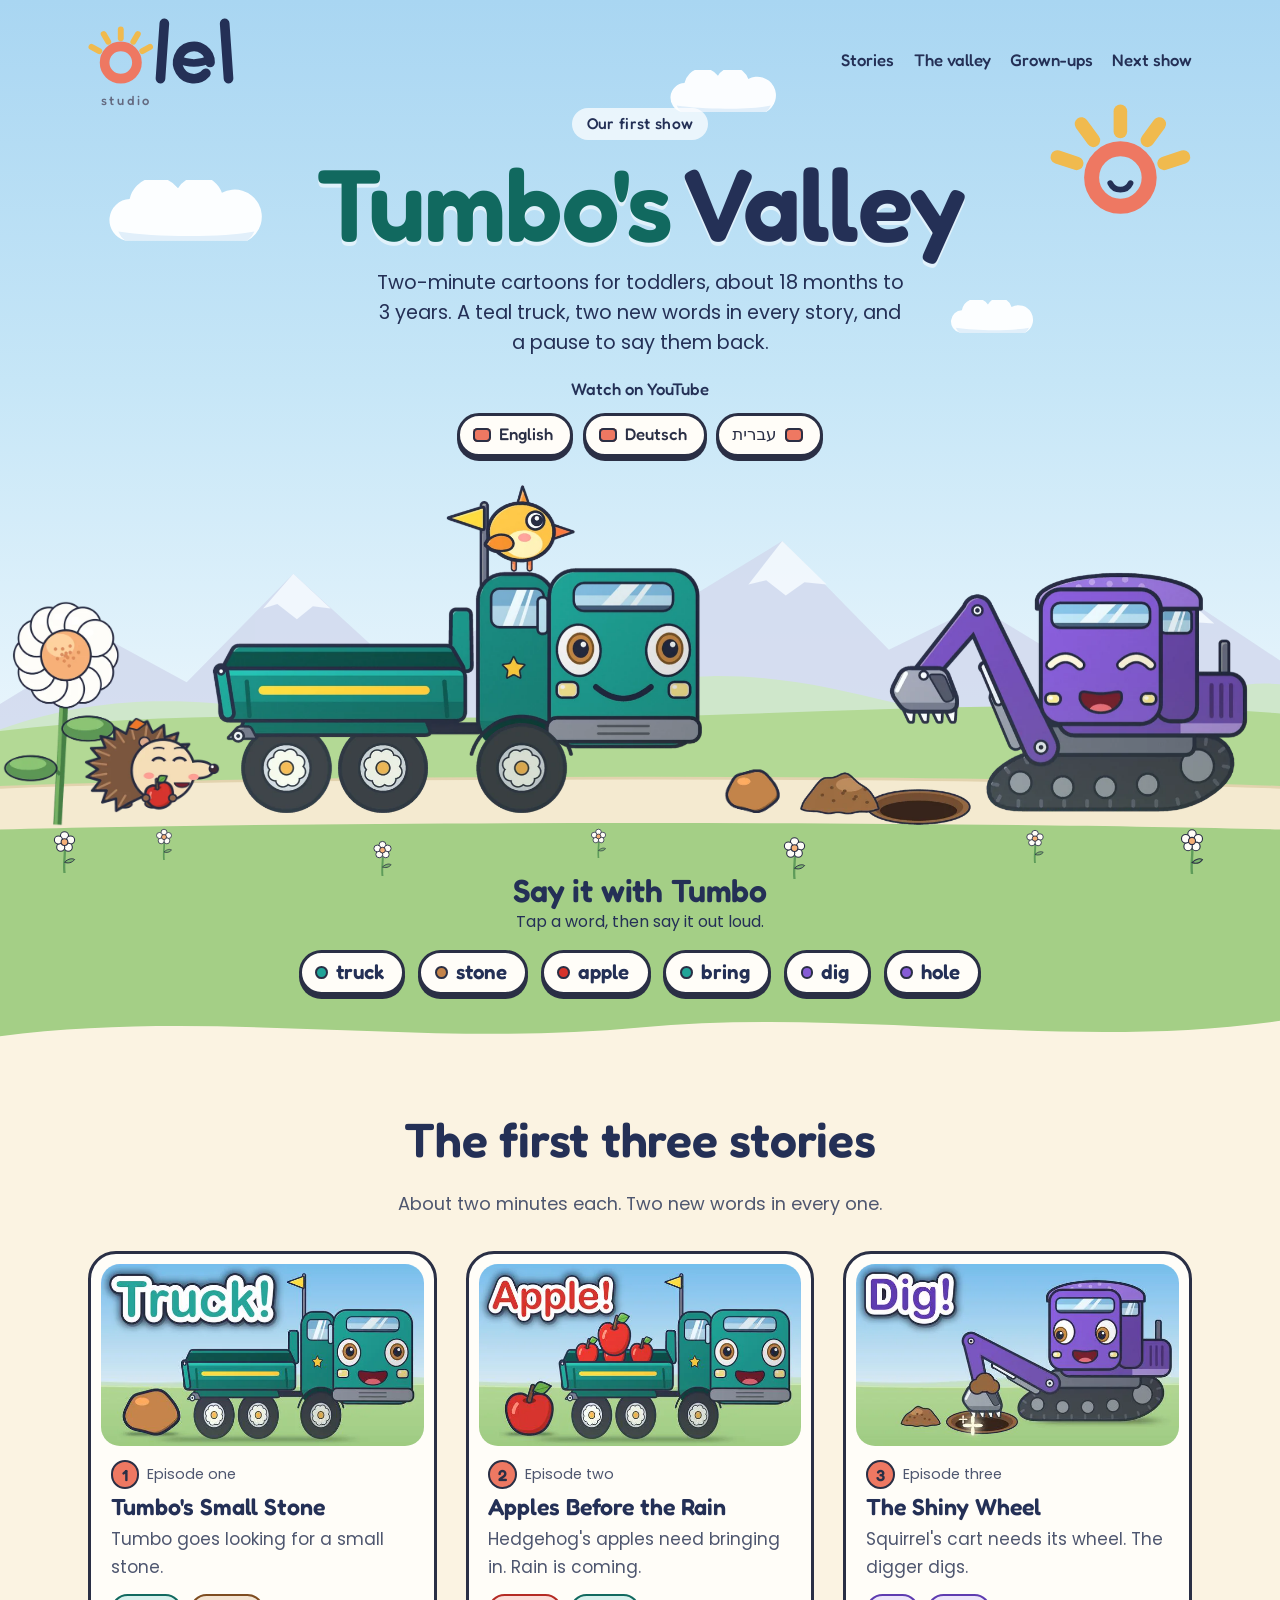
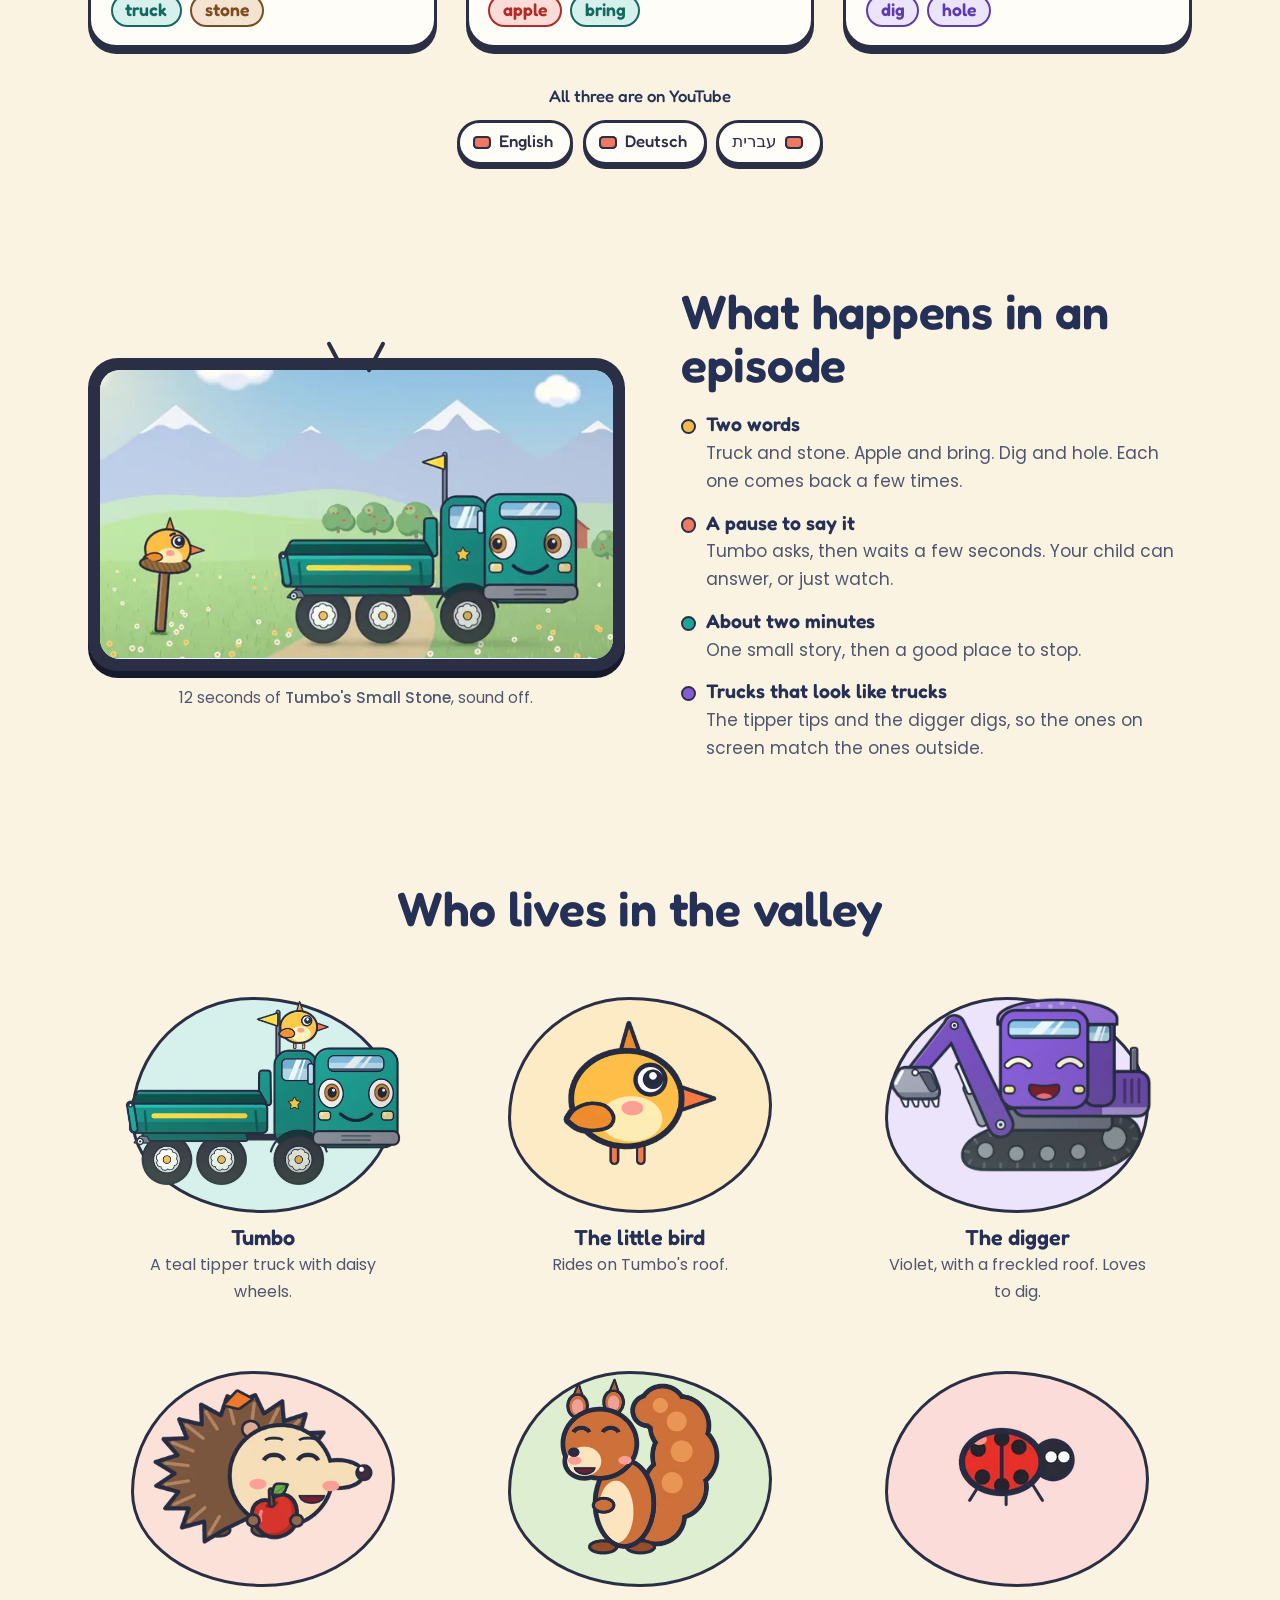
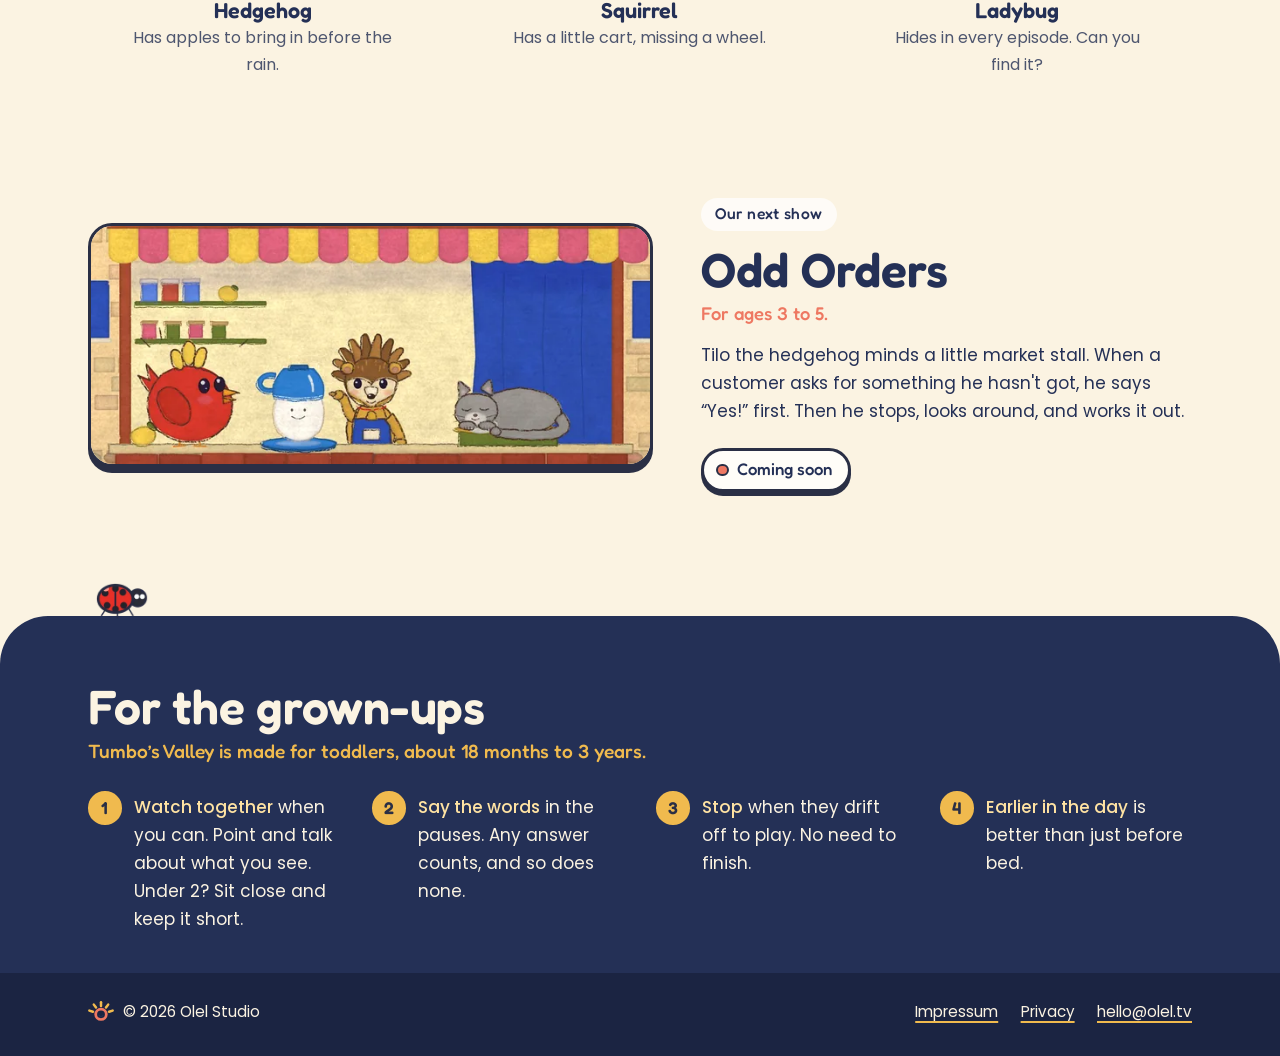
<file: index.html>
<!doctype html>
<html lang="en">
<head>
<meta charset="utf-8">
<meta name="viewport" content="width=device-width, initial-scale=1">
<title>Tumbo's Valley | Olel Studio</title>
<meta name="description" content="Two-minute cartoons for toddlers, about 18 months to 3 years. A teal truck, two new words in every story, and a pause to say them back. On YouTube in English, German and Hebrew. From Olel Studio.">
<meta name="robots" content="index, follow">
<meta name="theme-color" content="#BFE2F5">
<link rel="canonical" href="https://olel.tv/">

<meta property="og:type" content="website">
<meta property="og:site_name" content="Olel Studio">
<meta property="og:title" content="Tumbo's Valley | Olel Studio">
<meta property="og:description" content="Two-minute cartoons for toddlers, about 18 months to 3 years. Two new words in every story, and a pause to say them back.">
<meta property="og:url" content="https://olel.tv/">
<meta property="og:image" content="https://olel.tv/assets/og-image.jpg">
<meta property="og:image:width" content="1200">
<meta property="og:image:height" content="630">
<meta property="og:image:alt" content="Tumbo the teal truck with a little orange bird on his roof, in a green flower valley, next to the Tumbo's Valley title">
<meta property="og:locale" content="en_GB">
<meta name="twitter:card" content="summary_large_image">

<link rel="icon" href="favicon.ico" sizes="any">
<link rel="icon" href="assets/icon-32.png" type="image/png" sizes="32x32">
<link rel="apple-touch-icon" href="apple-touch-icon.png">
<link rel="manifest" href="site.webmanifest">
<link rel="preload" href="assets/fonts/Fredoka-latin.woff2" as="font" type="font/woff2" crossorigin>
<link rel="preload" href="assets/fonts/Poppins-Regular-latin.woff2" as="font" type="font/woff2" crossorigin>
<link rel="stylesheet" href="assets/site.css">
<script src="assets/site.js" defer></script>
</head>
<body class="home">
<a class="skip-link" href="#main">Skip to content</a>

  <header class="site-header">
    <div class="wrap">
      <a class="logo" href="/" aria-label="Olel Studio, home">
        <svg xmlns="http://www.w3.org/2000/svg" viewBox="4 148 695 415" aria-hidden="true" focusable="false">
          <circle cx="160" cy="360" r="77" fill="none" stroke="#EE7862" stroke-width="46"/>
          <g class="logo-rays" stroke="#F0BA4E" stroke-width="28" stroke-linecap="round">
            <line x1="262.42" y1="305.54" x2="299.51" y2="285.82"/>
            <line x1="219.74" y1="260.57" x2="241.38" y2="224.57"/>
            <line x1="160.00" y1="244.00" x2="160.00" y2="202.00"/>
            <line x1="100.26" y1="260.57" x2="78.62" y2="224.57"/>
            <line x1="57.58" y1="305.54" x2="20.49" y2="285.82"/>
          </g>
          <g fill="none" stroke="#243056" stroke-width="46" stroke-linecap="round">
            <line x1="367.42" y1="173.64" x2="349.00" y2="437.00"/>
            <line x1="654.58" y1="173.64" x2="673.00" y2="437.00"/>
            <path d="M585.00,360.00 A77.00,77.00 0 1 0 565.22,411.52" stroke-width="46"/>
            <path d="M431.00,344.60 C481.05,367.70 534.95,367.70 585.00,344.60" stroke-width="35.88"/>
          </g>
          <text x="64" y="560" font-family="Fredoka, ui-rounded, sans-serif" font-weight="500" font-size="62" letter-spacing="13" fill="#646A80">studio</text>
        </svg>
      </a>
      <nav class="nav" aria-label="Main">
        <a href="#stories">Stories</a>
        <a href="#valley">The valley</a>
        <a href="#grown-ups">Grown-ups</a>
        <a href="#next">Next show</a>
      </nav>
    </div>
  </header>
<main id="main">
<section class="hero" id="top" aria-labelledby="hero-title">

  <!-- the sky: sun, clouds and mountains sit behind everything -->
  <div class="sky" aria-hidden="true">
    <svg class="sun" viewBox="59 76 582 457" focusable="false">
      <g class="sun-rays" stroke="#F0BA4E" stroke-width="56" stroke-linecap="round">
        <line x1="530.70" y1="321.29" x2="610.59" y2="295.33"/>
        <line x1="461.68" y1="226.29" x2="511.05" y2="158.33"/>
        <line x1="350.00" y1="190.00" x2="350.00" y2="106.00"/>
        <line x1="238.32" y1="226.29" x2="188.95" y2="158.33"/>
        <line x1="169.30" y1="321.29" x2="89.41" y2="295.33"/>
      </g>
      <circle cx="350" cy="380" r="119" fill="none" stroke="#EE7862" stroke-width="62"/>
      <path d="M308.31,403.44 A46,46 0 0 0 391.69,403.44" fill="none" stroke="#243056" stroke-width="24" stroke-linecap="round"/>
    </svg>
    <div class="clouds" data-depth="0.45">
      <svg class="cloud c1" viewBox="0 0 220 90" focusable="false"><path d="M30 80 a28 28 0 0 1 6-55 a36 36 0 0 1 64-14 a32 32 0 0 1 58 6 a30 30 0 0 1 34 63 z" fill="#fff"/><path d="M30 80 h162 a30 30 0 0 0 9-12 c-40 8-130 8-180 0 a28 28 0 0 0 9 12z" fill="#E3F0FA"/></svg>
      <svg class="cloud c2" viewBox="0 0 220 90" focusable="false"><path d="M30 80 a28 28 0 0 1 6-55 a36 36 0 0 1 64-14 a32 32 0 0 1 58 6 a30 30 0 0 1 34 63 z" fill="#fff"/><path d="M30 80 h162 a30 30 0 0 0 9-12 c-40 8-130 8-180 0 a28 28 0 0 0 9 12z" fill="#E3F0FA"/></svg>
      <svg class="cloud c3" viewBox="0 0 220 90" focusable="false"><path d="M30 80 a28 28 0 0 1 6-55 a36 36 0 0 1 64-14 a32 32 0 0 1 58 6 a30 30 0 0 1 34 63 z" fill="#fff"/><path d="M30 80 h162 a30 30 0 0 0 9-12 c-40 8-130 8-180 0 a28 28 0 0 0 9 12z" fill="#E3F0FA"/></svg>
    </div>
  </div>


  <div class="hero-copy wrap">
    <p class="kicker">Our first show</p>
    <h1 id="hero-title"><span class="h1-tumbo">Tumbo's</span> Valley</h1>
    <p class="lede">Two-minute cartoons for toddlers, about 18 months to 3 years. A teal truck, two new words in every story, and a pause to say them back.</p>
    <div class="watch">
    <p class="watch-label">Watch on YouTube</p>
    <ul class="watch-links" role="list">
      <li><a class="yt" href="https://www.youtube.com/@TumbosValley" target="_blank" rel="noopener" lang="en">English</a></li>
      <li><a class="yt" href="https://www.youtube.com/@TumbosTal" target="_blank" rel="noopener" lang="de">Deutsch</a></li>
      <li><a class="yt" href="https://www.youtube.com/@%D7%94%D7%A2%D7%9E%D7%A7%D7%A9%D7%9C%D7%98%D7%95%D7%9E%D7%91%D7%95" target="_blank" rel="noopener" lang="he" dir="rtl">עברית</a></li>
    </ul>
    </div>
  </div>

  <!-- the valley: hills move a little as you scroll; the cast stand on the path -->
  <div class="stage">
    <div class="land" aria-hidden="true">
      <svg class="layer mountains" data-depth="0.32" viewBox="0 0 1440 300" preserveAspectRatio="none" focusable="false">
        <path d="M0 300 V210 L120 150 L210 190 L330 90 L450 180 L540 140 L640 200 L760 120 L880 60 L1000 160 L1100 120 L1220 180 L1330 110 L1440 170 V300 Z" fill="#D2DAEE"/>
        <path d="M330 90 L372 122 L352 120 L334 132 L312 118 L296 122 Z M880 60 L930 100 L905 98 L884 110 L862 96 L842 100 Z M1330 110 L1366 136 L1348 135 L1332 144 L1314 133 L1302 136 Z" fill="#F5F8FD"/>
      </svg>
      <svg class="layer hills-far" data-depth="0.22" viewBox="0 0 1440 300" preserveAspectRatio="none" focusable="false">
        <path d="M0 300 V170 C160 120 300 150 420 168 C560 190 660 120 800 118 C960 116 1060 176 1200 160 C1300 150 1380 120 1440 126 V300 Z" fill="#CFE7CB"/>
      </svg>
      <svg class="layer hills-mid" data-depth="0.12" viewBox="0 0 1440 300" preserveAspectRatio="none" focusable="false">
        <path d="M0 300 V190 C200 150 330 200 520 196 C700 192 820 140 1010 150 C1180 160 1300 196 1440 180 V300 Z" fill="#BCDFA6"/>
        <g class="trees">
          <rect x="1088" y="140" width="8" height="26" rx="3" fill="#A9876B"/><circle cx="1092" cy="132" r="20" fill="#8DBF85"/><circle cx="1084" cy="126" r="8" fill="#A6D39B"/>
          <rect x="1128" y="150" width="7" height="22" rx="3" fill="#A9876B"/><circle cx="1131" cy="143" r="16" fill="#97C88C"/>
          <rect x="248" y="170" width="7" height="22" rx="3" fill="#A9876B"/><circle cx="251" cy="163" r="16" fill="#8DBF85"/><circle cx="245" cy="158" r="6" fill="#A6D39B"/>
        </g>
      </svg>
      <svg class="layer meadow" viewBox="0 0 1440 300" preserveAspectRatio="none" focusable="false">
        <path d="M0 300 V150 C240 120 480 140 720 134 C960 128 1200 112 1440 130 V300 Z" fill="#B3D995"/>
        <path d="M0 300 V214 C360 200 1080 200 1440 214 V300 Z" fill="#F4EAD0"/>
        <path d="M0 214 C360 200 1080 200 1440 214" fill="none" stroke="#E2D3AE" stroke-width="3"/>
        <path d="M0 300 V262 C360 252 1080 252 1440 262 V300 Z" fill="#A4CF86"/>
      </svg>
    </div>

    <div class="actors">
      <img class="prop daisy-big" src="assets/img/cast/daisy.webp" width="300" height="573" alt="" aria-hidden="true">

      <button class="actor hedgehog" type="button" data-say="apple" aria-label="Hedgehog with her apple. Say: apple">
        <span class="enter"><span class="act"><span class="rig">
          <img src="assets/img/cast/hedgehog-apple.webp" width="320" height="226" alt="">
        </span></span></span>
      </button>

      <button class="actor tumbo" type="button" data-say="truck" aria-label="Tumbo the truck. Say: truck">
        <span class="enter"><span class="act"><span class="rig">
          <span class="wheel w-rear"><img src="assets/img/cast/tumbo-wheel-rear.webp" width="181" height="180" alt=""></span>
          <span class="wheel w-mid"><img src="assets/img/cast/tumbo-wheel-middle.webp" width="180" height="180" alt=""></span>
          <img class="t-body" src="assets/img/cast/tumbo-body.webp" width="894" height="465" alt="">
          <img class="t-body t-happy" src="assets/img/cast/tumbo-happy-body.webp" width="894" height="465" alt="">
          <span class="wheel w-front"><img src="assets/img/cast/tumbo-wheel-front.webp" width="181" height="180" alt=""></span>
          <img class="t-bird" src="assets/img/cast/tumbo-bird.webp" width="171" height="162" alt="">
        </span></span></span>
      </button>

      <button class="actor stone" type="button" data-say="stone" aria-label="A small stone. Say: stone">
        <span class="enter"><span class="act"><span class="rig">
          <img src="assets/img/cast/stone.webp" width="140" height="114" alt="">
        </span></span></span>
      </button>

      <button class="actor hole" type="button" data-say="hole" aria-label="A hole in the ground. Say: hole">
        <span class="enter"><span class="act"><span class="rig">
          <img src="assets/img/cast/hole.webp" width="300" height="95" alt="">
        </span></span></span>
      </button>

      <button class="actor digger" type="button" data-say="dig" aria-label="The violet digger. Say: dig">
        <span class="enter"><span class="act"><span class="rig">
          <img class="d-up" src="assets/img/cast/digger-up.webp" width="640" height="456" alt="">
          <img class="d-dig" src="assets/img/cast/digger-dig.webp" width="640" height="456" alt="">
        </span></span></span>
      </button>
      <div class="grass-front" aria-hidden="true">
        <img class="dz" style="--x:4%;--d:0s;--s:1;--y:-18%" src="assets/img/daisy-small.svg" width="40" height="64" alt="">
        <img class="dz" style="--x:12%;--d:-1.4s;--s:.75;--y:5%" src="assets/img/daisy-small.svg" width="40" height="64" alt="">
        <img class="dz" style="--x:29%;--d:-2.6s;--s:.85;--y:-25%" src="assets/img/daisy-small.svg" width="40" height="64" alt="">
        <img class="dz" style="--x:46%;--d:-0.8s;--s:.7;--y:10%" src="assets/img/daisy-small.svg" width="40" height="64" alt="">
        <img class="dz" style="--x:61%;--d:-3.1s;--s:1;--y:-30%" src="assets/img/daisy-small.svg" width="40" height="64" alt="">
        <img class="dz" style="--x:80%;--d:-1.9s;--s:.8;--y:0%" src="assets/img/daisy-small.svg" width="40" height="64" alt="">
        <img class="dz" style="--x:92%;--d:-0.3s;--s:1.05;--y:-20%" src="assets/img/daisy-small.svg" width="40" height="64" alt="">
      </div>

      <p class="bubble" aria-hidden="true"><span class="bubble-word"></span></p>
    </div>
  </div>

  <div class="words" role="group" aria-labelledby="words-title">
    <div class="wrap">
      <h2 id="words-title" class="words-title">Say it with Tumbo</h2>
      <p class="words-hint">Tap a word, then say it out loud.</p>
      <ul class="chips" role="list">
        <li><button class="chip" type="button" data-say="truck" data-ep="1">truck</button></li>
        <li><button class="chip" type="button" data-say="stone" data-ep="1">stone</button></li>
        <li><button class="chip" type="button" data-say="apple" data-ep="2">apple</button></li>
        <li><button class="chip" type="button" data-say="bring" data-ep="2">bring</button></li>
        <li><button class="chip" type="button" data-say="dig" data-ep="3">dig</button></li>
        <li><button class="chip" type="button" data-say="hole" data-ep="3">hole</button></li>
      </ul>
      <p class="sr-only" aria-live="polite" id="said"></p>
    </div>
  </div>
</section>

  <svg class="edge edge-down" viewBox="0 0 1440 60" preserveAspectRatio="none" aria-hidden="true" focusable="false"><path d="M0 0 H1440 V22 C1200 58 960 6 720 30 C480 54 240 8 0 40 Z" fill="#A4CF86"/></svg>

  <section class="section stories" id="stories" aria-labelledby="stories-title">
    <div class="wrap">
      <h2 id="stories-title">The first three stories</h2>
      <p class="section-lede">About two minutes each. Two new words in every one.</p>

      <ol class="episodes" role="list">
        <li class="ep ep1">
          <article>
            <div class="ep-pic"><img src="assets/img/ep01-640.webp" width="640" height="360" loading="lazy" decoding="async"
                 alt="Tumbo the teal truck smiling beside a small brown stone, with the word Truck"></div>
            <div class="ep-body">
              <p class="ep-num"><span>1</span> Episode one</p>
              <h3>Tumbo's Small Stone</h3>
              <p class="ep-line">Tumbo goes looking for a small stone.</p>
              <p class="ep-words"><span class="w w-teal">truck</span><span class="w w-brown">stone</span></p>
            </div>
          </article>
        </li>
        <li class="ep ep2">
          <article>
            <div class="ep-pic"><img src="assets/img/ep02-640.webp" width="640" height="360" loading="lazy" decoding="async"
                 alt="Tumbo carrying red apples in his truck bed, with one more apple on the grass and the word Apple"></div>
            <div class="ep-body">
              <p class="ep-num"><span>2</span> Episode two</p>
              <h3>Apples Before the Rain</h3>
              <p class="ep-line">Hedgehog's apples need bringing in. Rain is coming.</p>
              <p class="ep-words"><span class="w w-red">apple</span><span class="w w-teal">bring</span></p>
            </div>
          </article>
        </li>
        <li class="ep ep3">
          <article>
            <div class="ep-pic"><img src="assets/img/ep03-640.webp" width="640" height="360" loading="lazy" decoding="async"
                 alt="A smiling violet digger digging a small hole in the ground, with the word Dig"></div>
            <div class="ep-body">
              <p class="ep-num"><span>3</span> Episode three</p>
              <h3>The Shiny Wheel</h3>
              <p class="ep-line">Squirrel's cart needs its wheel. The digger digs.</p>
              <p class="ep-words"><span class="w w-violet">dig</span><span class="w w-violet">hole</span></p>
            </div>
          </article>
        </li>
      </ol>
      <div class="watch watch-center">
    <p class="watch-label">All three are on YouTube</p>
    <ul class="watch-links" role="list">
      <li><a class="yt" href="https://www.youtube.com/@TumbosValley" target="_blank" rel="noopener" lang="en">English</a></li>
      <li><a class="yt" href="https://www.youtube.com/@TumbosTal" target="_blank" rel="noopener" lang="de">Deutsch</a></li>
      <li><a class="yt" href="https://www.youtube.com/@%D7%94%D7%A2%D7%9E%D7%A7%D7%A9%D7%9C%D7%98%D7%95%D7%9E%D7%91%D7%95" target="_blank" rel="noopener" lang="he" dir="rtl">עברית</a></li>
    </ul>
    </div>
    </div>
  </section>

  <section class="section how" aria-labelledby="how-title">
    <div class="wrap how-grid">
      <figure class="tv">
        <div class="tv-screen">
          <video class="moment" src="assets/video/ep01-moment.mp4" poster="assets/video/ep01-moment.webp"
                 width="640" height="360" muted loop playsinline preload="none" controls
                 aria-label="A silent 12-second moment from Tumbo's Small Stone: Tumbo drives through the meadow past the little orange bird on a post"></video>
        </div>
        <figcaption>12 seconds of <cite>Tumbo's Small Stone</cite>, sound off.</figcaption>
      </figure>
      <div class="how-text">
        <h2 id="how-title">What happens in an episode</h2>
        <ul class="facts" role="list">
          <li><h3>Two words</h3><p>Truck and stone. Apple and bring. Dig and hole. Each one comes back a few times.</p></li>
          <li><h3>A pause to say it</h3><p>Tumbo asks, then waits a few seconds. Your child can answer, or just watch.</p></li>
          <li><h3>About two minutes</h3><p>One small story, then a good place to stop.</p></li>
          <li><h3>Trucks that look like trucks</h3><p>The tipper tips and the digger digs, so the ones on screen match the ones outside.</p></li>
        </ul>
      </div>
    </div>
  </section>

  <section class="section valley" id="valley" aria-labelledby="valley-title">
    <div class="wrap">
      <h2 id="valley-title">Who lives in the valley</h2>
      <ul class="cast" role="list">
        <li class="who who-teal">
          <div class="who-pic"><img src="assets/img/cast/tumbo-flat.webp" width="520" height="350" loading="lazy" decoding="async" alt="Tumbo, a teal tipper truck with a friendly face on his front, daisy wheel hubs and a little orange bird on his roof"></div>
          <h3>Tumbo</h3><p>A teal tipper truck with daisy wheels.</p>
        </li>
        <li class="who who-gold">
          <div class="who-pic"><img src="assets/img/cast/bird.webp" width="260" height="247" loading="lazy" decoding="async" alt="A round little orange bird with a crest and a pointed beak"></div>
          <h3>The little bird</h3><p>Rides on Tumbo's roof.</p>
        </li>
        <li class="who who-violet">
          <div class="who-pic"><img src="assets/img/cast/digger-up.webp" width="640" height="456" loading="lazy" decoding="async" alt="A violet digger with a domed, freckled roof, a happy face and its arm raised"></div>
          <h3>The digger</h3><p>Violet, with a freckled roof. Loves to dig.</p>
        </li>
        <li class="who who-coral">
          <div class="who-pic"><img src="assets/img/cast/hedgehog-apple.webp" width="320" height="226" loading="lazy" decoding="async" alt="A smiling hedgehog holding a red apple"></div>
          <h3>Hedgehog</h3><p>Has apples to bring in before the rain.</p>
        </li>
        <li class="who who-green">
          <div class="who-pic"><img src="assets/img/cast/squirrel.webp" width="320" height="353" loading="lazy" decoding="async" alt="A smiling orange squirrel with a big fluffy tail"></div>
          <h3>Squirrel</h3><p>Has a little cart, missing a wheel.</p>
        </li>
        <li class="who who-red">
          <div class="who-pic"><img src="assets/img/cast/ladybug.webp" width="120" height="82" loading="lazy" decoding="async" alt="A small red ladybug with black spots"></div>
          <h3>Ladybug</h3><p>Hides in every episode. Can you find it?</p>
        </li>
      </ul>
    </div>
  </section>

  <section class="section next" id="next" aria-labelledby="next-title">
    <div class="wrap next-grid">
      <div class="next-pic">
        <img src="assets/img/odd-orders-960.webp" srcset="assets/img/odd-orders-640.webp 640w, assets/img/odd-orders-960.webp 960w"
             sizes="(min-width: 56rem) 34rem, 100vw" width="960" height="410" loading="lazy" decoding="async"
             alt="Tilo the hedgehog at his market stall with Fenna the red hen, an egg wearing an upside-down blue teacup, and Doz the grey cat asleep">
      </div>
      <div class="next-text">
        <p class="kicker">Our next show</p>
        <h2 id="next-title">Odd Orders</h2>
        <p class="next-age">For ages 3 to 5.</p>
        <p>Tilo the hedgehog minds a little market stall. When a customer asks for something he hasn't got, he says &ldquo;Yes!&rdquo; first. Then he stops, looks around, and works it out.</p>
        <p class="soon"><span class="soon-dot" aria-hidden="true"></span>Coming soon</p>
      </div>
    </div>
  </section>

  <section class="grown-ups" id="grown-ups" aria-labelledby="grown-title">
    <div class="crawl" aria-hidden="true"><div class="crawl-track"><img class="crawler" src="assets/img/cast/ladybug.webp" width="120" height="82" alt="" loading="lazy" decoding="async"></div></div>
    <div class="wrap">
      <h2 id="grown-title">For the grown-ups</h2>
      <p class="age">Tumbo&rsquo;s Valley is made for toddlers, about 18 months to 3 years.</p>
      <ol class="tips" role="list">
        <li><strong>Watch together</strong> when you can. Point and talk about what you see. Under 2? Sit close and keep it short.</li>
        <li><strong>Say the words</strong> in the pauses. Any answer counts, and so does none.</li>
        <li><strong>Stop</strong> when they drift off to play. No need to finish.</li>
        <li><strong>Earlier in the day</strong> is better than just before bed.</li>
      </ol>
    </div>
  </section>

</main>

<footer class="site-footer">
  <div class="wrap">
    <p class="footer-sun"><img src="assets/olel-sun.svg" alt="" width="26" height="21"> &copy; 2026 Olel Studio</p>
    <ul>
      <li><a href="/impressum">Impressum</a></li>
      <li><a href="/privacy">Privacy</a></li>
      <li><a href="mailto:hello@olel.tv">hello@olel.tv</a></li>
    </ul>
  </div>
</footer>
</body>
</html>
</file>
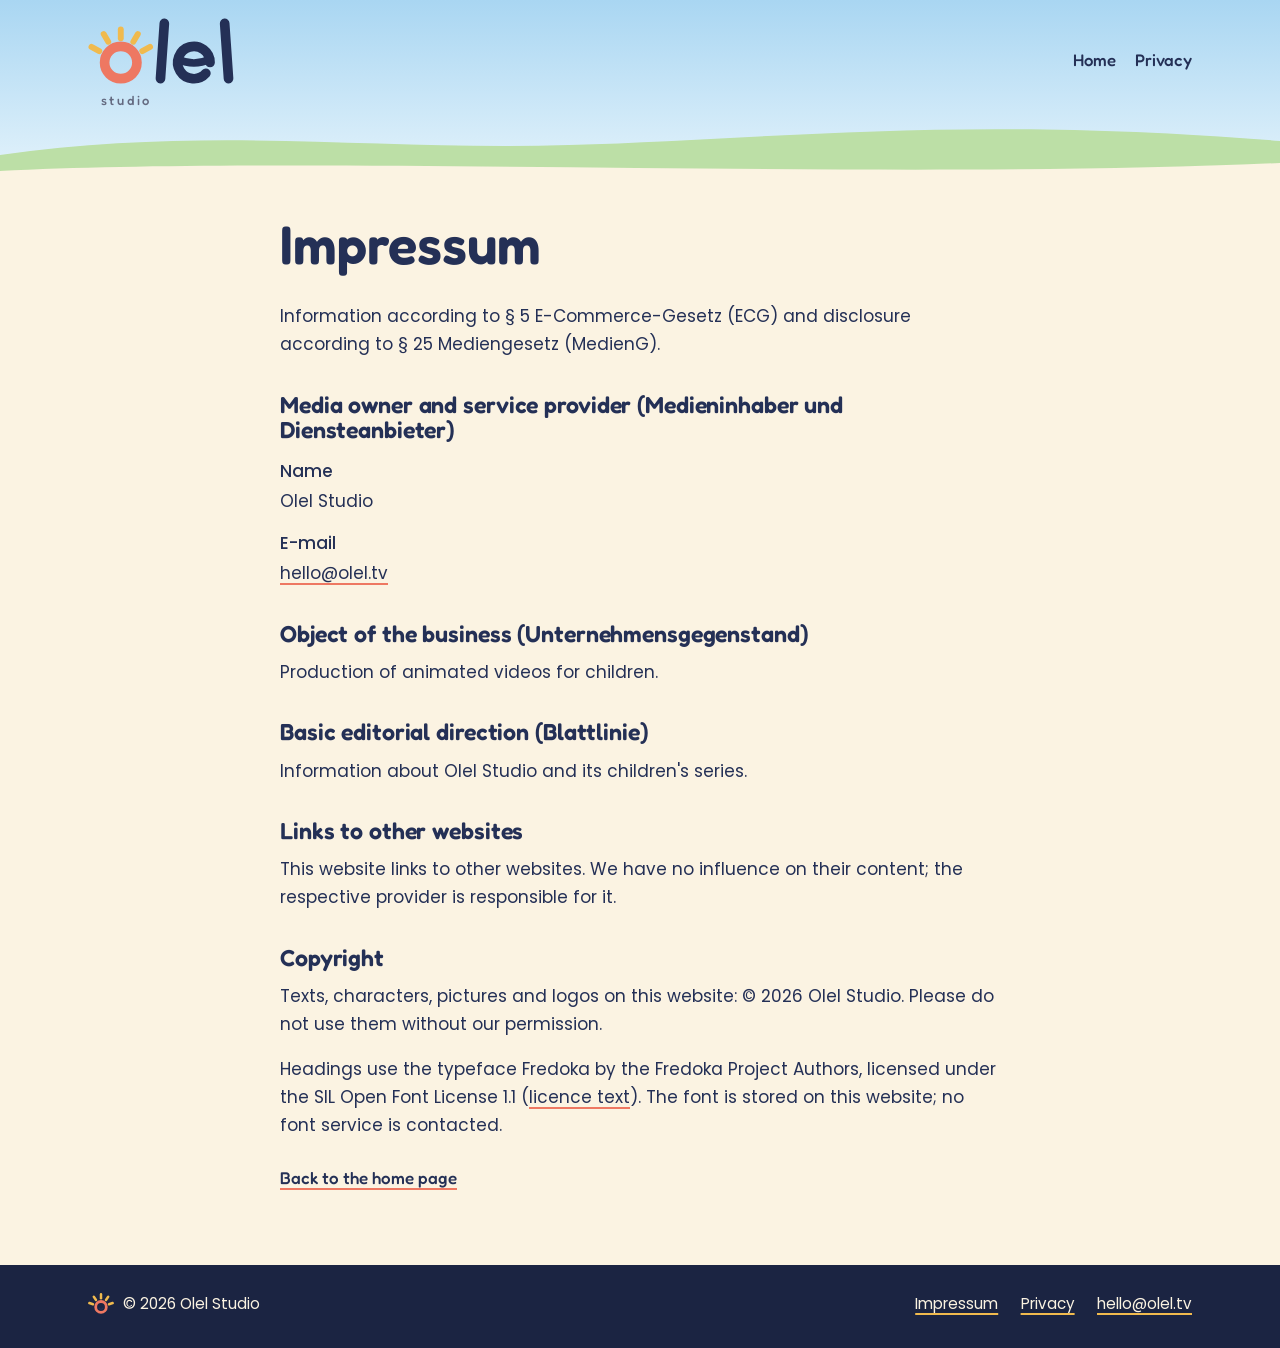
<file: impressum.html>
<!doctype html>
<html lang="en">
<head>
<meta charset="utf-8">
<meta name="viewport" content="width=device-width, initial-scale=1">
<title>Impressum | Olel Studio</title>
<meta name="description" content="Impressum (legal notice) of Olel Studio according to § 5 ECG and § 25 MedienG.">
<meta name="robots" content="index, follow">
<meta name="theme-color" content="#FBF3E2">
<link rel="canonical" href="https://olel.tv/impressum">
<link rel="icon" href="favicon.ico" sizes="any">
<link rel="icon" href="assets/icon-32.png" type="image/png" sizes="32x32">
<link rel="apple-touch-icon" href="apple-touch-icon.png">
<link rel="manifest" href="site.webmanifest">
<link rel="stylesheet" href="assets/site.css">
</head>
<body class="legal-page">
<a class="skip-link" href="#main">Skip to content</a>

<div class="legal-top">
<header class="site-header">
  <div class="wrap">
    <a class="logo" href="/" aria-label="Olel Studio, home">
      <svg xmlns="http://www.w3.org/2000/svg" viewBox="4 148 695 415" aria-hidden="true" focusable="false">
        <circle cx="160" cy="360" r="77" fill="none" stroke="#EE7862" stroke-width="46"/>
        <g class="logo-rays" stroke="#F0BA4E" stroke-width="28" stroke-linecap="round">
          <line x1="262.42" y1="305.54" x2="299.51" y2="285.82"/>
          <line x1="219.74" y1="260.57" x2="241.38" y2="224.57"/>
          <line x1="160.00" y1="244.00" x2="160.00" y2="202.00"/>
          <line x1="100.26" y1="260.57" x2="78.62" y2="224.57"/>
          <line x1="57.58" y1="305.54" x2="20.49" y2="285.82"/>
        </g>
        <g fill="none" stroke="#243056" stroke-width="46" stroke-linecap="round">
          <line x1="367.42" y1="173.64" x2="349.00" y2="437.00"/>
          <line x1="654.58" y1="173.64" x2="673.00" y2="437.00"/>
          <path d="M585.00,360.00 A77.00,77.00 0 1 0 565.22,411.52" stroke-width="46"/>
          <path d="M431.00,344.60 C481.05,367.70 534.95,367.70 585.00,344.60" stroke-width="35.88"/>
        </g>
        <text x="64" y="560" font-family="Fredoka, ui-rounded, sans-serif" font-weight="500" font-size="62" letter-spacing="13" fill="#646A80">studio</text>
      </svg>
    </a>
    <nav class="nav" aria-label="Main">
      <a href="/">Home</a>
      <a href="/privacy">Privacy</a>
    </nav>
  </div>
</header>
<svg class="hills" viewBox="0 0 1440 80" preserveAspectRatio="none" aria-hidden="true" focusable="false"><path d="M0 80 V44 C240 14 420 40 640 34 C880 28 1080 4 1440 30 V80 Z" fill="#BCDFA6"/><path d="M0 80 V60 C360 44 1000 70 1440 52 V80 Z" fill="#FBF3E2"/></svg>
</div>

<main id="main" class="legal">
  <div class="wrap">
    <h1>Impressum</h1>
    <p>Information according to <span lang="de">§ 5 E-Commerce-Gesetz (ECG)</span> and disclosure according to <span lang="de">§ 25 Mediengesetz (MedienG)</span>.</p>

    <h2>Media owner and service provider <span lang="de">(Medieninhaber und Diensteanbieter)</span></h2>
    <dl>
      <dt>Name</dt>
      <dd>Olel Studio</dd>

      <dt>E-mail</dt>
      <dd><a href="mailto:hello@olel.tv">hello@olel.tv</a></dd>





    </dl>

    <h2>Object of the business <span lang="de">(Unternehmensgegenstand)</span></h2>
    <p>Production of animated videos for children.</p>

    <h2>Basic editorial direction <span lang="de">(Blattlinie)</span></h2>
    <p>Information about Olel Studio and its children's series.</p>

    <h2>Links to other websites</h2>
    <p>This website links to other websites. We have no influence on their content; the respective provider is responsible for it.</p>

    <h2>Copyright</h2>
    <p>Texts, characters, pictures and logos on this website: &copy; 2026 Olel Studio. Please do not use them without our permission.</p>
    <p>Headings use the typeface Fredoka by the Fredoka Project Authors, licensed under the SIL Open Font License 1.1 (<a href="assets/fonts/OFL.txt">licence text</a>). The font is stored on this website; no font service is contacted.</p>

    <p><a class="back" href="/">Back to the home page</a></p>
  </div>
</main>

<footer class="site-footer">
  <div class="wrap">
    <p class="footer-sun"><img src="assets/olel-sun.svg" alt="" width="26" height="21"> &copy; 2026 Olel Studio</p>
    <ul>
      <li><a href="/impressum" aria-current="page">Impressum</a></li>
      <li><a href="/privacy">Privacy</a></li>
      <li><a href="mailto:hello@olel.tv">hello@olel.tv</a></li>
    </ul>
  </div>
</footer>
</body>
</html>
</file>
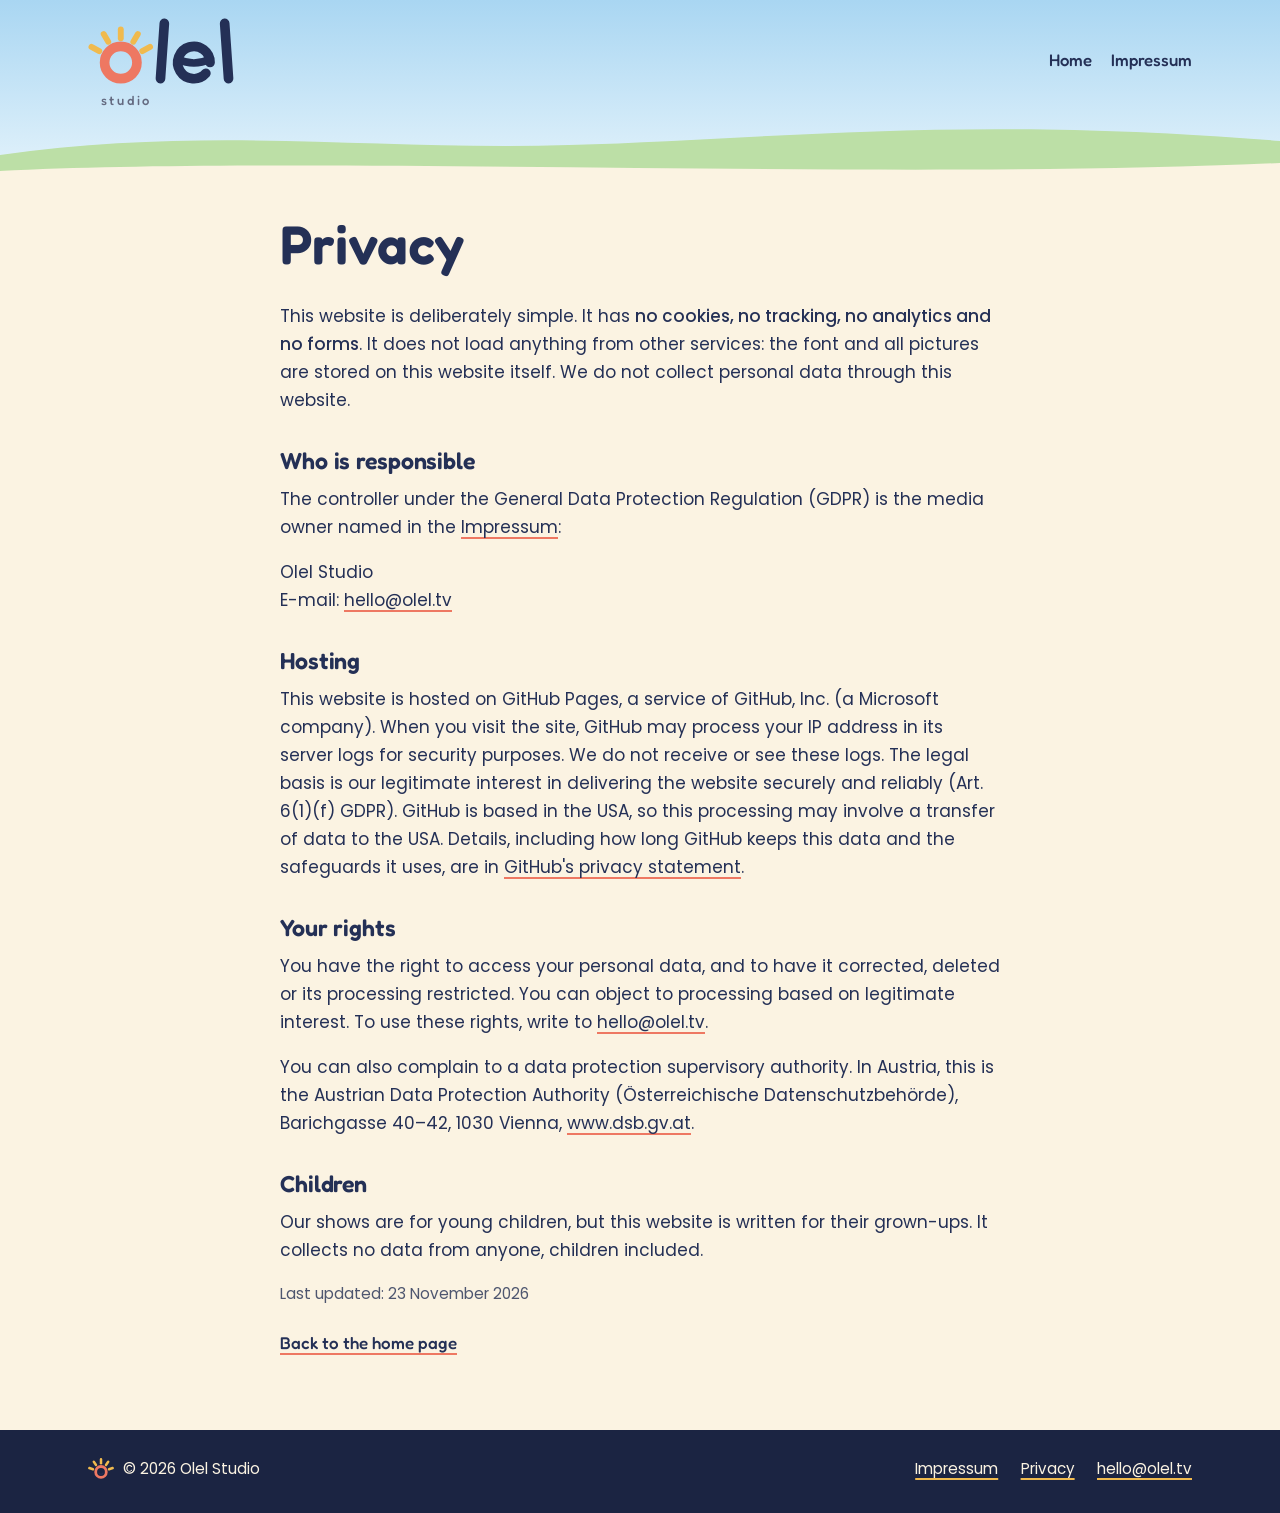
<file: privacy.html>
<!doctype html>
<html lang="en">
<head>
<meta charset="utf-8">
<meta name="viewport" content="width=device-width, initial-scale=1">
<title>Privacy | Olel Studio</title>
<meta name="description" content="Privacy notice of Olel Studio: no cookies, no tracking, no forms.">
<meta name="robots" content="index, follow">
<meta name="theme-color" content="#FBF3E2">
<link rel="canonical" href="https://olel.tv/privacy">
<link rel="icon" href="favicon.ico" sizes="any">
<link rel="icon" href="assets/icon-32.png" type="image/png" sizes="32x32">
<link rel="apple-touch-icon" href="apple-touch-icon.png">
<link rel="manifest" href="site.webmanifest">
<link rel="stylesheet" href="assets/site.css">
</head>
<body class="legal-page">
<a class="skip-link" href="#main">Skip to content</a>

<div class="legal-top">
<header class="site-header">
  <div class="wrap">
    <a class="logo" href="/" aria-label="Olel Studio, home">
      <svg xmlns="http://www.w3.org/2000/svg" viewBox="4 148 695 415" aria-hidden="true" focusable="false">
        <circle cx="160" cy="360" r="77" fill="none" stroke="#EE7862" stroke-width="46"/>
        <g class="logo-rays" stroke="#F0BA4E" stroke-width="28" stroke-linecap="round">
          <line x1="262.42" y1="305.54" x2="299.51" y2="285.82"/>
          <line x1="219.74" y1="260.57" x2="241.38" y2="224.57"/>
          <line x1="160.00" y1="244.00" x2="160.00" y2="202.00"/>
          <line x1="100.26" y1="260.57" x2="78.62" y2="224.57"/>
          <line x1="57.58" y1="305.54" x2="20.49" y2="285.82"/>
        </g>
        <g fill="none" stroke="#243056" stroke-width="46" stroke-linecap="round">
          <line x1="367.42" y1="173.64" x2="349.00" y2="437.00"/>
          <line x1="654.58" y1="173.64" x2="673.00" y2="437.00"/>
          <path d="M585.00,360.00 A77.00,77.00 0 1 0 565.22,411.52" stroke-width="46"/>
          <path d="M431.00,344.60 C481.05,367.70 534.95,367.70 585.00,344.60" stroke-width="35.88"/>
        </g>
        <text x="64" y="560" font-family="Fredoka, ui-rounded, sans-serif" font-weight="500" font-size="62" letter-spacing="13" fill="#646A80">studio</text>
      </svg>
    </a>
    <nav class="nav" aria-label="Main">
      <a href="/">Home</a>
      <a href="/impressum">Impressum</a>
    </nav>
  </div>
</header>
<svg class="hills" viewBox="0 0 1440 80" preserveAspectRatio="none" aria-hidden="true" focusable="false"><path d="M0 80 V44 C240 14 420 40 640 34 C880 28 1080 4 1440 30 V80 Z" fill="#BCDFA6"/><path d="M0 80 V60 C360 44 1000 70 1440 52 V80 Z" fill="#FBF3E2"/></svg>
</div>

<main id="main" class="legal">
  <div class="wrap">
    <h1>Privacy</h1>
    <p>This website is deliberately simple. It has <strong>no cookies, no tracking, no analytics and no forms</strong>. It does not load anything from other services: the font and all pictures are stored on this website itself. We do not collect personal data through this website.</p>

    <h2>Who is responsible</h2>
    <p>The controller under the General Data Protection Regulation (GDPR) is the media owner named in the <a href="/impressum">Impressum</a>:</p>
    <p>Olel Studio<br>
       E-mail: <a href="mailto:hello@olel.tv">hello@olel.tv</a></p>

    <h2>Hosting</h2>
    <p>This website is hosted on GitHub Pages, a service of GitHub, Inc. (a Microsoft company). When you visit the site, GitHub may process your IP address in its server logs for security purposes. We do not receive or see these logs. The legal basis is our legitimate interest in delivering the website securely and reliably (Art. 6(1)(f) GDPR). GitHub is based in the USA, so this processing may involve a transfer of data to the USA. Details, including how long GitHub keeps this data and the safeguards it uses, are in <a href="https://docs.github.com/en/site-policy/privacy-policies/github-general-privacy-statement" rel="noopener">GitHub's privacy statement</a>.</p>



    <h2>Your rights</h2>
    <p>You have the right to access your personal data, and to have it corrected, deleted or its processing restricted. You can object to processing based on legitimate interest. To use these rights, write to <a href="mailto:hello@olel.tv">hello@olel.tv</a>.</p>
    <p>You can also complain to a data protection supervisory authority. In Austria, this is the Austrian Data Protection Authority (<span lang="de">Österreichische Datenschutzbehörde</span>), Barichgasse 40–42, 1030 Vienna, <a href="https://www.dsb.gv.at/" rel="noopener">www.dsb.gv.at</a>.</p>

    <h2>Children</h2>
    <p>Our shows are for young children, but this website is written for their grown-ups. It collects no data from anyone, children included.</p>

    <p class="note">Last updated: 23 November 2026</p>
    <p><a class="back" href="/">Back to the home page</a></p>
  </div>
</main>

<footer class="site-footer">
  <div class="wrap">
    <p class="footer-sun"><img src="assets/olel-sun.svg" alt="" width="26" height="21"> &copy; 2026 Olel Studio</p>
    <ul>
      <li><a href="/impressum">Impressum</a></li>
      <li><a href="/privacy" aria-current="page">Privacy</a></li>
      <li><a href="mailto:hello@olel.tv">hello@olel.tv</a></li>
    </ul>
  </div>
</footer>
</body>
</html>
</file>
<file: assets/site.css>
/* Olel Studio, olel.tv (v2, 23 Nov 2026)
   Plain CSS, no build step, no requests to any other server.
   Studio colours (logo README): navy #243056, coral #EE7862, gold #F0BA4E, cream #FBF3E2.
   Show colours (look.py "bplus2"): Tumbo teal (32,164,152), digger violet (134,92,214), outline navy #2A2F45.
   Motion: transform and opacity only, slow and calm; prefers-reduced-motion turns all of it off. */

@font-face {
  font-family: "Fredoka";
  src: url("fonts/Fredoka-latin.woff2") format("woff2"),
       url("fonts/Fredoka-variable.ttf") format("truetype");
  font-weight: 300 700;
  font-style: normal;
  font-display: swap;
}
@font-face {
  font-family: "Poppins";
  src: url("fonts/Poppins-Regular-latin.woff2") format("woff2");
  font-weight: 400;
  font-style: normal;
  font-display: swap;
}
@font-face {
  font-family: "Poppins";
  src: url("fonts/Poppins-Medium-latin.woff2") format("woff2");
  font-weight: 500 700;
  font-style: normal;
  font-display: swap;
}

:root {
  --navy: #243056;
  --ink: #2A2F45;
  --coral: #EE7862;
  --gold: #F0BA4E;
  --cream: #FBF3E2;
  --paper: #FFFDF8;
  --muted: #4E566F;
  --sky-top: #A9D6F2;
  --sky-low: #E8F5FC;
  --grass: #A4CF86;
  --teal: #20A498;
  --teal-deep: #11695F;
  --violet: #865CD6;
  --violet-deep: #5E3BB0;
  --red-deep: #B42A24;
  --brown-deep: #7E4C20;
  --teal-soft: #D6F0EC;
  --violet-soft: #ECE4FA;
  --coral-soft: #FCE1D9;
  --gold-soft: #FCEBC4;
  --green-soft: #DDEFD0;
  --red-soft: #FBDCD8;
  --brown-soft: #F3E3D1;
  --wrap: 72rem;
  --font-head: "Fredoka", ui-rounded, "Segoe UI", system-ui, sans-serif;
  --font-body: "Poppins", system-ui, -apple-system, "Segoe UI", sans-serif;
  --pop: cubic-bezier(.34, 1.56, .64, 1);
  color-scheme: light;
}

*, *::before, *::after { box-sizing: border-box; }
html { -webkit-text-size-adjust: 100%; text-size-adjust: 100%; scroll-behavior: smooth; }
body {
  margin: 0;
  background: var(--cream);
  color: var(--navy);
  font-family: var(--font-body);
  font-size: 1.0625rem;
  line-height: 1.65;
  overflow-x: hidden;
}
img, svg, video { display: block; max-width: 100%; }
img { height: auto; }

h1, h2, h3 {
  font-family: var(--font-head);
  font-weight: 600;
  line-height: 1.1;
  margin: 0 0 .5em;
}
h2 { font-size: clamp(1.9rem, 4.6vw, 3rem); letter-spacing: -.005em; }
h3 { font-size: 1.3rem; }
p { margin: 0 0 1em; }

a {
  color: var(--navy);
  text-decoration: underline;
  text-decoration-color: var(--coral);
  text-decoration-thickness: 2px;
  text-underline-offset: 4px;
}
a:hover { text-decoration-style: wavy; }

:focus-visible { outline: 3px solid var(--navy); outline-offset: 3px; border-radius: 8px; }

.skip-link {
  position: absolute; left: 1rem; top: -5rem; z-index: 50;
  background: var(--navy); color: var(--cream);
  padding: .6rem 1rem; border-radius: 12px;
}
.skip-link:focus { top: 1rem; }
.sr-only {
  position: absolute; width: 1px; height: 1px; margin: -1px; padding: 0;
  overflow: hidden; clip: rect(0 0 0 0); white-space: nowrap; border: 0;
}

.wrap { width: 100%; max-width: var(--wrap); margin: 0 auto; padding: 0 1rem; }
@media (min-width: 40rem) { .wrap { padding: 0 1.5rem; } }

/* ---------- header ---------- */
.site-header { position: relative; z-index: 5; padding: 1.1rem 0 .4rem; }
.home .site-header { position: absolute; top: 0; left: 0; right: 0; }
.site-header .wrap { display: flex; align-items: center; justify-content: space-between; gap: .75rem 1.25rem; }
.logo { display: inline-block; text-decoration: none; border-radius: 10px; }
.logo svg { width: 96px; height: auto; overflow: visible; }
@media (min-width: 40rem) { .logo svg { width: 146px; } }
.logo-rays { transform-box: view-box; transform-origin: 160px 360px; }
.logo:hover .logo-rays, .logo:focus-visible .logo-rays { animation: rays-wiggle 1.1s ease-in-out; }
@keyframes rays-wiggle {
  0%, 100% { transform: rotate(0); }
  30% { transform: rotate(-14deg); }
  65% { transform: rotate(10deg); }
}
.nav { display: flex; gap: .1rem 1.2rem; white-space: nowrap; font-family: var(--font-head); font-weight: 500; font-size: 1.05rem; }
.nav a { text-decoration-color: transparent; padding: .25rem 0; }
.nav a:hover, .nav a:focus-visible { text-decoration-color: var(--coral); text-decoration-style: wavy; }
@media (max-width: 26rem) { .nav { gap: .1rem .75rem; font-size: .95rem; } }

/* ---------- hero: the valley ---------- */
.hero {
  position: relative;
  overflow: hidden;
  isolation: isolate;
  background: linear-gradient(180deg, var(--sky-top) 0%, #C6E6F7 38%, var(--sky-low) 72%);
  padding-top: 5.5rem;
}
@media (min-width: 40rem) { .hero { padding-top: 6.25rem; } }

.sky { position: absolute; inset: 0; z-index: -1; pointer-events: none; }
.sun {
  position: absolute; width: clamp(74px, 11vw, 150px); height: auto;
  top: clamp(4.6rem, 9vw, 6.5rem); right: clamp(.75rem, 7vw, 8rem);
  overflow: visible;
}
.sun-rays { transform-box: view-box; transform-origin: 350px 380px; animation: rays-sway 9s ease-in-out infinite alternate; }
@keyframes rays-sway { from { transform: rotate(-9deg); } to { transform: rotate(9deg); } }

.clouds { position: absolute; inset: 0; }
.cloud { position: absolute; left: 0; height: auto; opacity: .95; }
.cloud.c1 { top: 18%; width: clamp(90px, 13vw, 190px); --x: 8vw; transform: translateX(var(--x)); animation: drift 150s linear infinite; animation-delay: -30s; }
.cloud.c2 { top: 7%;  width: clamp(70px, 9vw, 140px);  --x: 52vw; transform: translateX(var(--x)); animation: drift 190s linear infinite; animation-delay: -120s; }
.cloud.c3 { top: 30%; width: clamp(60px, 7vw, 110px);  --x: 74vw; transform: translateX(var(--x)); animation: drift 230s linear infinite; animation-delay: -190s; }
@keyframes drift { from { transform: translateX(-22vw); } to { transform: translateX(108vw); } }

.hero-copy { position: relative; z-index: 1; text-align: center; padding-top: .5rem; padding-bottom: .25rem; }
.kicker {
  display: inline-block; margin: 0 0 .8rem;
  font-family: var(--font-head); font-weight: 500; font-size: .98rem; letter-spacing: .02em;
  background: rgba(255, 255, 255, .72); border-radius: 999px; padding: .2rem .9rem;
}
.hero h1 {
  font-size: clamp(3rem, 10.5vw, 6.4rem);
  line-height: .98;
  letter-spacing: -.012em;
  margin: 0 0 .9rem;
  text-shadow: 0 4px 0 rgba(255, 255, 255, .55);
}
.h1-tumbo { color: var(--teal-deep); }
.lede { max-width: 33rem; margin: 0 auto 1.1rem; font-size: clamp(1.05rem, 2.2vw, 1.22rem); line-height: 1.55; }
.soon {
  display: inline-flex; align-items: center; gap: .55rem; margin: 0;
  font-family: var(--font-head); font-weight: 500; font-size: 1.05rem;
  background: var(--paper); border: 3px solid var(--ink); border-radius: 999px;
  padding: .3rem 1rem .3rem .75rem; box-shadow: 0 4px 0 var(--ink);
}
.soon-dot { width: .8rem; height: .8rem; border-radius: 50%; background: var(--coral); border: 2px solid var(--ink); }
.soon-center { display: flex; width: max-content; margin: 2.2rem auto 0; }

/* the stage: hills behind, the cast on the path */
.stage { position: relative; margin-top: clamp(-3rem, -3vw, -.5rem); }
.land { position: absolute; inset: 0; pointer-events: none; }
.layer { position: absolute; left: 0; bottom: 0; width: 100%; will-change: transform; }
.mountains { height: 74%; bottom: 14%; opacity: .85; }
.hills-far { height: 70%; }
.hills-mid { height: 56%; }
.meadow { height: 60%; }

.actors {
  position: relative;
  max-width: 1280px; margin: 0 auto;
  aspect-ratio: 1280 / 440;
}
.actor, .prop {
  position: absolute; left: var(--l); bottom: var(--b); width: var(--w);
}
.actor {
  aspect-ratio: var(--ar);
  padding: 0; margin: 0; border: 0; background: none; color: inherit; font: inherit;
  cursor: pointer; -webkit-tap-highlight-color: transparent; border-radius: 18px;
}
.actor .enter, .actor .act, .actor .rig { display: block; position: absolute; inset: 0; }
.actor img { position: absolute; left: 0; bottom: 0; width: 100%; height: auto; pointer-events: none; user-select: none; }
.actor .rig { transform-origin: 50% 100%; }
.actor:hover .rig { animation: wiggle .8s ease-in-out; }
.actor:focus-visible { outline-offset: 6px; }

.daisy-big { --l: .2%; --b: 8.5%; --w: 9.2%; transform-origin: 50% 100%; animation: sway 7s ease-in-out infinite alternate; z-index: 1; }
.hedgehog { --l: 6.6%; --b: 11.4%; --w: 10.6%; --ar: 320 / 226; z-index: 3; }
.tumbo    { --l: 16.5%; --b: 10.9%; --w: 38.5%; --ar: 1161 / 781; z-index: 4; }
.stone    { --l: 56.6%; --b: 11.2%; --w: 4.4%; --ar: 140 / 114; z-index: 4; }
.hole     { --l: 62.4%; --b: 8.6%; --w: 13.5%; --ar: 300 / 95; z-index: 2; }
.hole img { transform: scaleX(-1); }
.digger   { --l: 68.6%; --b: 6.2%; --w: 29%; --ar: 796 / 567; z-index: 3; }

/* Tumbo's layers, from the export's layout.json (% of his box) */
.tumbo .t-body  { left: .345%; top: 5.25%; bottom: auto; width: 99.311%; }
.tumbo .t-bird  { left: 55.039%; top: .128%; bottom: auto; width: 19.035%; transform-origin: 50% 100%; }
.tumbo .wheel   { position: absolute; top: 70.935%; width: 20.069%; aspect-ratio: 1; }
.tumbo .wheel img { position: static; width: 100%; }
.tumbo .w-rear  { left: 5.168%; }
.tumbo .w-mid   { left: 24.978%; width: 19.983%; }
.tumbo .w-front { left: 52.885%; }
.tumbo .t-happy { opacity: 0; transition: opacity .25s ease; }
.tumbo.is-happy .t-happy { opacity: 1; }

.digger .d-dig { opacity: 0; }
.digger.is-digging .d-up, .digger.is-digging .d-dig { animation: none; transition: opacity .2s ease; }
.digger.is-digging .d-up { opacity: 0; }
.digger.is-digging .d-dig { opacity: 1; }

.grass-front { position: absolute; left: 0; right: 0; bottom: 0; height: 12%; z-index: 6; pointer-events: none; }
.dz {
  position: absolute; left: var(--x); bottom: var(--y, -10%); width: calc(clamp(14px, 2.1vw, 28px) * var(--s, 1));
  transform-origin: 50% 100%; animation: sway 6s ease-in-out infinite alternate; animation-delay: var(--d);
}

/* speech bubble */
.bubble {
  position: absolute; left: var(--bx, 50%); bottom: var(--by, 80%); z-index: 8; margin: 0;
  transform: translate(-50%, 0) scale(.2); transform-origin: 50% 120%; opacity: 0;
  transition: transform .35s var(--pop), opacity .2s ease;
  pointer-events: none;
}
.bubble.show { transform: translate(-50%, 0) scale(1); opacity: 1; }
.bubble-word {
  display: block; position: relative;
  font-family: var(--font-head); font-weight: 600; font-size: clamp(1.3rem, 3.2vw, 2.3rem); line-height: 1;
  color: var(--word, var(--navy));
  background: var(--paper); border: 3px solid var(--ink); border-radius: 22px;
  padding: .35em .6em .4em; box-shadow: 0 4px 0 var(--ink); white-space: nowrap;
}
.bubble-word::after {
  content: ""; position: absolute; left: 50%; bottom: -11px; width: 18px; height: 18px; margin-left: -9px;
  background: var(--paper); border-right: 3px solid var(--ink); border-bottom: 3px solid var(--ink);
  transform: rotate(45deg); border-bottom-right-radius: 4px;
}

/* the word strip */
.words { position: relative; background: var(--grass); text-align: center; padding: .6rem 0 .4rem; z-index: 2; }
.words-title { font-size: clamp(1.45rem, 3.4vw, 2rem); margin: 0 0 .1rem; }
.words-hint { margin: 0 0 .9rem; font-size: 1rem; }
.chips { list-style: none; margin: 0; padding: 0; display: flex; flex-wrap: wrap; justify-content: center; gap: .7rem .8rem; }
.chip {
  --c: var(--teal); --c-soft: var(--teal-soft);
  display: inline-flex; align-items: center; gap: .5rem;
  font-family: var(--font-head); font-weight: 600; font-size: 1.28rem; line-height: 1;
  color: var(--navy); background: var(--paper);
  border: 3px solid var(--ink); border-radius: 999px; padding: .55rem 1.15rem .6rem .85rem;
  box-shadow: 0 4px 0 var(--ink); cursor: pointer;
  transition: transform .15s ease, box-shadow .15s ease, background-color .2s ease;
  -webkit-tap-highlight-color: transparent;
}
.chip::before { content: ""; width: .8rem; height: .8rem; border-radius: 50%; background: var(--c); border: 2px solid var(--ink); }
.chip:hover { transform: translateY(-2px); box-shadow: 0 6px 0 var(--ink); }
.chip:active { transform: translateY(3px); box-shadow: 0 1px 0 var(--ink); }
.chip.is-on { background: var(--c-soft); }
.chip[data-say="stone"] { --c: #C4844A; --c-soft: var(--brown-soft); }
.chip[data-say="apple"] { --c: #D6342C; --c-soft: var(--red-soft); }
.chip[data-say="dig"], .chip[data-say="hole"] { --c: var(--violet); --c-soft: var(--violet-soft); }

.edge { display: block; width: 100%; height: clamp(24px, 4vw, 56px); }

/* ---------- sections ---------- */
.section { padding: clamp(2.25rem, 5vw, 3.75rem) 0; }
.section-lede { font-size: 1.12rem; color: var(--muted); max-width: 36rem; }
.stories h2, .stories .section-lede, .valley h2 { text-align: center; margin-left: auto; margin-right: auto; }

.episodes { list-style: none; margin: 2rem 0 0; padding: 0; display: grid; gap: 1.6rem; }
@media (min-width: 40rem) { .episodes { grid-template-columns: repeat(2, 1fr); } }
@media (min-width: 62rem) { .episodes { grid-template-columns: repeat(3, 1fr); gap: 1.8rem; } }
.ep article {
  height: 100%; background: var(--paper); border: 3px solid var(--ink); border-radius: 28px; padding: 10px;
  box-shadow: 0 6px 0 var(--ink);
  transition: transform .35s var(--pop), box-shadow .35s var(--pop);
}
.ep:hover article { transform: translateY(-6px) rotate(-.8deg); box-shadow: 0 12px 0 var(--ink); }
.ep2:hover article { transform: translateY(-6px) rotate(.8deg); }
.ep-pic { border-radius: 19px; overflow: hidden; background: var(--sky-low); }
.ep-pic img { width: 100%; aspect-ratio: 16 / 9; object-fit: cover; transition: transform .6s ease; }
.ep:hover .ep-pic img { transform: scale(1.05); }
.ep-body { padding: .9rem .6rem .5rem; }
.ep-num { display: flex; align-items: center; gap: .5rem; margin: 0 0 .35rem; font-size: .9rem; color: var(--muted); }
.ep-num span {
  display: grid; place-items: center; width: 1.8rem; height: 1.8rem; border-radius: 50%;
  background: var(--coral); color: var(--ink); border: 2.5px solid var(--ink);
  font-family: var(--font-head); font-weight: 600; font-size: 1rem;
}
.ep h3 { font-size: 1.45rem; margin-bottom: .3rem; }
.ep-line { margin: 0 0 .8rem; color: var(--muted); }
.ep-words { display: flex; gap: .5rem; margin: 0; }
.w {
  font-family: var(--font-head); font-weight: 600; font-size: 1.1rem; line-height: 1;
  border-radius: 999px; padding: .35rem .8rem .4rem; border: 2px solid currentColor;
}
.w-teal { color: var(--teal-deep); background: var(--teal-soft); }
.w-brown { color: var(--brown-deep); background: var(--brown-soft); }
.w-red { color: var(--red-deep); background: var(--red-soft); }
.w-violet { color: var(--violet-deep); background: var(--violet-soft); }

/* how an episode goes */
.how .how-grid {
  display: grid; gap: 2rem; align-items: center;
}
@media (min-width: 56rem) { .how .how-grid { grid-template-columns: 1.05fr 1fr; gap: 3.5rem; } }
.tv { margin: 0; position: relative; padding-top: 22px; }
.tv::before, .tv::after {
  content: ""; position: absolute; top: 2px; left: 50%; width: 4px; height: 34px; border-radius: 4px; background: var(--ink);
  transform-origin: 50% 100%;
}
.tv::before { transform: translateX(-14px) rotate(-28deg); }
.tv::after { transform: translateX(10px) rotate(28deg); }
.tv-screen {
  position: relative; background: var(--ink); border-radius: 30px; padding: 12px;
  box-shadow: 0 7px 0 #151a2c;
}
.tv-screen video { width: 100%; height: auto; aspect-ratio: 16 / 9; border-radius: 20px; background: var(--sky-low); }
.tv figcaption { text-align: center; margin-top: .9rem; font-size: .95rem; color: var(--muted); }
.tv cite { font-style: normal; font-weight: 500; }
.facts { list-style: none; margin: 1.25rem 0 0; padding: 0; display: grid; gap: 1.1rem; }
@media (min-width: 36rem) and (max-width: 55.99rem) { .facts { grid-template-columns: 1fr 1fr; gap: 1.4rem 1.6rem; } }
.facts li { position: relative; padding-left: 1.6rem; }
.facts li::before {
  content: ""; position: absolute; left: 0; top: .3rem; width: .95rem; height: .95rem; border-radius: 50%;
  background: var(--gold); border: 2.5px solid var(--ink);
}
.facts li:nth-child(2)::before { background: var(--coral); }
.facts li:nth-child(3)::before { background: var(--teal); }
.facts li:nth-child(4)::before { background: var(--violet); }
.facts h3 { font-size: 1.22rem; margin-bottom: .2rem; }
.facts p { margin: 0; color: var(--muted); }

/* the cast */
.cast { list-style: none; margin: 2.4rem 0 0; padding: 0; display: grid; gap: 2rem 1rem; grid-template-columns: repeat(2, 1fr); }
@media (min-width: 46rem) { .cast { grid-template-columns: repeat(3, 1fr); gap: 2.6rem 1.75rem; } }
.who { text-align: center; }
.who-pic {
  position: relative; isolation: isolate; aspect-ratio: 5 / 4; margin: 0 auto .8rem; max-width: 300px;
  display: grid; place-items: center;
}
.who-pic::before {
  content: ""; position: absolute; inset: 10% 6% 0; z-index: -1;
  background: var(--soft); border: 3px solid var(--ink);
  border-radius: 46% 54% 50% 50% / 56% 50% 50% 44%;
}
.who-pic img { width: var(--iw, 78%); max-height: 92%; object-fit: contain; transform-origin: 50% 90%; transition: transform .4s var(--pop); }
.who:hover .who-pic img { animation: wiggle .8s ease-in-out; }
.who h3 { font-size: 1.35rem; margin-bottom: .15rem; }
.who p { margin: 0 auto; max-width: 17rem; color: var(--muted); font-size: 1rem; }
.who-teal { --soft: var(--teal-soft); --iw: 92%; }
.who-gold { --soft: var(--gold-soft); --iw: 52%; }
.who-violet { --soft: var(--violet-soft); --iw: 90%; }
.who-coral { --soft: var(--coral-soft); --iw: 74%; }
.who-green { --soft: var(--green-soft); --iw: 54%; }
.who-red { --soft: var(--red-soft); --iw: 40%; }

/* for the grown-ups */
.grown-ups {
  position: relative; margin-top: clamp(2.5rem, 6vw, 4rem);
  background: var(--navy); color: var(--cream);
  border-radius: 48px 48px 0 0;
  padding: clamp(2.75rem, 6vw, 4rem) 0 2.5rem;
}
.grown-ups h2 { color: var(--cream); margin-bottom: .2rem; }
.grown-ups .age { color: var(--gold); font-family: var(--font-head); font-weight: 500; font-size: 1.2rem; margin-bottom: 1.6rem; }
.grown-ups :focus-visible { outline-color: var(--gold); }
.tips { list-style: none; counter-reset: tip; margin: 0; padding: 0; display: grid; gap: 1.1rem; }
@media (min-width: 40rem) { .tips { grid-template-columns: 1fr 1fr; gap: 1.3rem 2rem; } }
@media (min-width: 64rem) { .tips { grid-template-columns: repeat(4, 1fr); } }
.tips li { counter-increment: tip; position: relative; padding-left: 2.9rem; }
.tips li::before {
  content: counter(tip); position: absolute; left: 0; top: -.1rem;
  width: 2.1rem; height: 2.1rem; border-radius: 50%; display: grid; place-items: center;
  background: var(--gold); color: var(--ink); font-family: var(--font-head); font-weight: 600;
}
.tips strong { color: #FFE3A3; font-weight: 500; }
.ai-note {
  margin: 2.4rem 0 0; padding-top: 1.3rem; border-top: 1px solid rgba(251, 243, 226, .22);
  font-size: .98rem;
}

/* the ladybug that walks along the top edge */
.crawl {
  position: absolute; top: -31px; left: max(1.5rem, calc(50% - 34rem)); right: max(1.5rem, calc(50% - 34rem));
  height: 34px; pointer-events: none; overflow-x: clip;
}
.crawl-track { position: absolute; inset: 0; animation: crawl-x 64s linear infinite alternate; }
.crawler { position: absolute; left: 0; bottom: 0; width: 52px; animation: crawl-turn 128s step-end infinite; }
.crawler img { width: 52px; animation: crawl-bob 1.1s ease-in-out infinite alternate; }
@keyframes crawl-x { from { transform: translateX(8%); } to { transform: translateX(calc(100% - 52px)); } }
@keyframes crawl-turn { 0% { transform: none; } 50% { transform: scaleX(-1); } }
@keyframes crawl-bob { from { transform: translateY(0) rotate(-1.5deg); } to { transform: translateY(-1px) rotate(1.5deg); } }

/* ---------- footer ---------- */
.site-footer { background: #1B2442; color: var(--cream); padding: 1.6rem 0 2rem; font-size: .95rem; }
.site-footer .wrap { display: flex; flex-wrap: wrap; gap: .75rem 1.5rem; align-items: center; justify-content: space-between; }
.site-footer p { margin: 0; }
.site-footer ul { list-style: none; display: flex; flex-wrap: wrap; gap: .5rem 1.4rem; padding: 0; margin: 0; }
.site-footer a { color: var(--cream); text-decoration-color: var(--gold); }
.site-footer :focus-visible { outline-color: var(--gold); }
.footer-sun { display: inline-flex; align-items: center; gap: .55rem; }
.footer-sun img { width: 26px; }

/* ---------- legal pages ---------- */
.legal-top {
  position: relative; overflow: hidden;
  background: linear-gradient(180deg, var(--sky-top), var(--sky-low));
  padding-bottom: clamp(40px, 7vw, 80px);
}
.legal-top .hills { position: absolute; left: 0; bottom: 0; width: 100%; height: clamp(40px, 7vw, 80px); }
.legal { padding: 1.5rem 0 3.5rem; }
.legal .wrap { max-width: 48rem; }
.legal h1 { font-size: clamp(2.3rem, 7vw, 3.4rem); }
.legal h2 { font-size: 1.45rem; margin-top: 2.1rem; }
.legal dl { margin: 0 0 1rem; }
.legal dt { font-weight: 500; margin-top: .9rem; }
.legal dd { margin: .1rem 0 0; }
.note { color: var(--muted); font-size: .95rem; margin-top: 1rem; }
.placeholder {
  background: #FFE3A3; outline: 2px dashed #B9811B; border-radius: 4px; padding: 0 .3rem;
  font-family: ui-monospace, "Cascadia Mono", Consolas, monospace; font-size: .95em;
}
.back { display: inline-block; margin-top: .5rem; font-family: var(--font-head); font-weight: 500; }

/* ---------- motion ---------- */
@keyframes wiggle {
  0%, 100% { transform: rotate(0); }
  20% { transform: rotate(-3deg); }
  45% { transform: rotate(2.5deg); }
  70% { transform: rotate(-1.2deg); }
}
@keyframes sway { from { transform: rotate(-3.5deg); } to { transform: rotate(3.5deg); } }

/* arrivals: only when site.js adds .arrive (page visible, motion allowed); it sets --enter-x and --roll from the
   real distance and finishes them after 2.4 s whatever happens, so nobody is ever left off stage */
.arrive .tumbo .enter  { animation: drive-in 1.8s cubic-bezier(.25, .75, .3, 1) .15s both; }
.arrive .tumbo .wheel  { animation: roll-in 1.8s cubic-bezier(.25, .75, .3, 1) .15s both; }
.arrive .digger .enter { animation: dig-in 1.6s cubic-bezier(.25, .75, .3, 1) .4s both; }
@keyframes drive-in { from { transform: translateX(var(--enter-x, -100vw)); } to { transform: none; } }
@keyframes roll-in { from { transform: rotate(var(--roll, -1080deg)); } to { transform: none; } }
@keyframes dig-in { from { transform: translateX(var(--enter-x, 100vw)); } to { transform: none; } }

/* at rest: a soft suspension bob, a hop now and then, the digger digs now and then */
.tumbo .t-body { animation: bob 4.2s ease-in-out 3.8s infinite; }
@keyframes bob { 0%, 100% { transform: translateY(0); } 50% { transform: translateY(-1.1%); } }
.tumbo .t-bird { animation: hop 9s ease-in-out 3.2s infinite; }
@keyframes hop {
  0%, 84%, 100% { transform: translateY(0) rotate(0); }
  88% { transform: translateY(-16%) rotate(-5deg); }
  92% { transform: translateY(0) rotate(0); }
  95% { transform: translateY(-7%) rotate(3deg); }
  98% { transform: translateY(0); }
}
.digger .d-up  { animation: pose-up 15s linear 4.4s infinite; }
.digger .d-dig { animation: pose-dig 15s linear 4.4s infinite; }
@keyframes pose-up  { 0%, 7%, 21%, 100% { opacity: 1; } 8.5%, 19.5% { opacity: 0; } }
@keyframes pose-dig { 0%, 7%, 21%, 100% { opacity: 0; } 8.5%, 19.5% { opacity: 1; } }
.hedgehog .rig img { transform-origin: 50% 100%; animation: breathe 3.6s ease-in-out infinite; }
@keyframes breathe { 0%, 100% { transform: scale(1, 1); } 50% { transform: scale(1.015, .975); } }

/* what a word does */
.actor.hop .act { animation: act-hop .9s var(--pop); }
@keyframes act-hop {
  0% { transform: translateY(0) scale(1, 1); }
  18% { transform: translateY(0) scale(1.04, .94); }
  45% { transform: translateY(-9%) scale(.98, 1.03); }
  72% { transform: translateY(0) scale(1.03, .97); }
  100% { transform: none; }
}
.tumbo.bring .act { animation: act-bring 2s ease-in-out; }
.tumbo.bring .wheel img { animation: roll-bring 2s ease-in-out; }
@keyframes act-bring { 0%, 100% { transform: none; } 45%, 55% { transform: translateX(14%); } }
@keyframes roll-bring { 0%, 100% { transform: none; } 45%, 55% { transform: rotate(var(--bring-roll, 88deg)); } }
.hole.hop .act { animation: act-pulse 1s var(--pop); }
@keyframes act-pulse { 0%, 100% { transform: none; } 40% { transform: scale(1.12, 1.18); } }

@media (max-width: 40rem) {
  .actors { aspect-ratio: 375 / 330; }
  .meadow { height: 44%; }
  .hills-mid { height: 60%; }
  .hills-far { height: 72%; }
  .mountains { height: 66%; bottom: 22%; }
  .daisy-big, .hole { display: none; }
  .tumbo    { --l: 4%; --b: 8.6%; --w: 64%; }
  .digger   { --l: 61%; --b: 9.5%; --w: 37%; z-index: 2; }
  .hedgehog { --l: 77%; --b: 1%; --w: 18%; z-index: 7; }
  .stone    { --l: 66%; --b: 3%; --w: 7.5%; z-index: 7; }
  .grass-front { height: 9%; }
}

@media (prefers-reduced-motion: reduce) {
  html { scroll-behavior: auto; }
  *, *::before, *::after { animation: none !important; transition: none !important; }
  .layer { transform: none !important; }
}

@media print {
  body { background: #fff; }
  .nav, .skip-link, .sky, .crawl { display: none; }
}

/* watch on YouTube: one button per language channel */
.watch { margin-top: .2rem; }
.watch-label { font-family: var(--font-head); font-weight: 500; font-size: 1.05rem; margin: 0 0 .55rem; }
.watch-links { list-style: none; margin: 0; padding: 0; display: flex; flex-wrap: wrap; justify-content: center; gap: .6rem; }
.yt {
  display: inline-flex; align-items: center; gap: .5rem; text-decoration: none; color: var(--ink);
  font-family: var(--font-head); font-weight: 500; font-size: 1.05rem;
  background: var(--paper); border: 3px solid var(--ink); border-radius: 999px;
  padding: .35rem 1.05rem .35rem .8rem; box-shadow: 0 4px 0 var(--ink);
  transition: transform .15s var(--pop), box-shadow .15s ease;
}
.yt::before { content: ""; width: 1.15rem; height: .82rem; border-radius: .28rem; background: var(--coral); box-shadow: inset 0 0 0 2px var(--ink); }
.yt:hover { transform: translateY(-2px); box-shadow: 0 6px 0 var(--ink); }
.yt:active { transform: translateY(2px); box-shadow: 0 2px 0 var(--ink); }
.watch-center { text-align: center; margin: 2.2rem auto 0; }

/* our next show */
.next-grid { display: grid; gap: 1.6rem; align-items: center; }
@media (min-width: 56rem) { .next-grid { grid-template-columns: 1.15fr 1fr; gap: 3rem; } }
.next-pic { border-radius: 24px; overflow: hidden; border: 3px solid var(--ink); box-shadow: 0 6px 0 var(--ink); background: var(--cream); }
.next-pic img { width: 100%; height: auto; display: block; }
.next-text h2 { margin-bottom: .1rem; }
.next-age { color: var(--coral); font-family: var(--font-head); font-weight: 500; font-size: 1.15rem; margin: 0 0 .8rem; }
.next-text p { max-width: 32rem; }
.next .soon { margin-top: .4rem; }
@media (prefers-reduced-motion: reduce) { .yt { transition: none; } }
</file>
